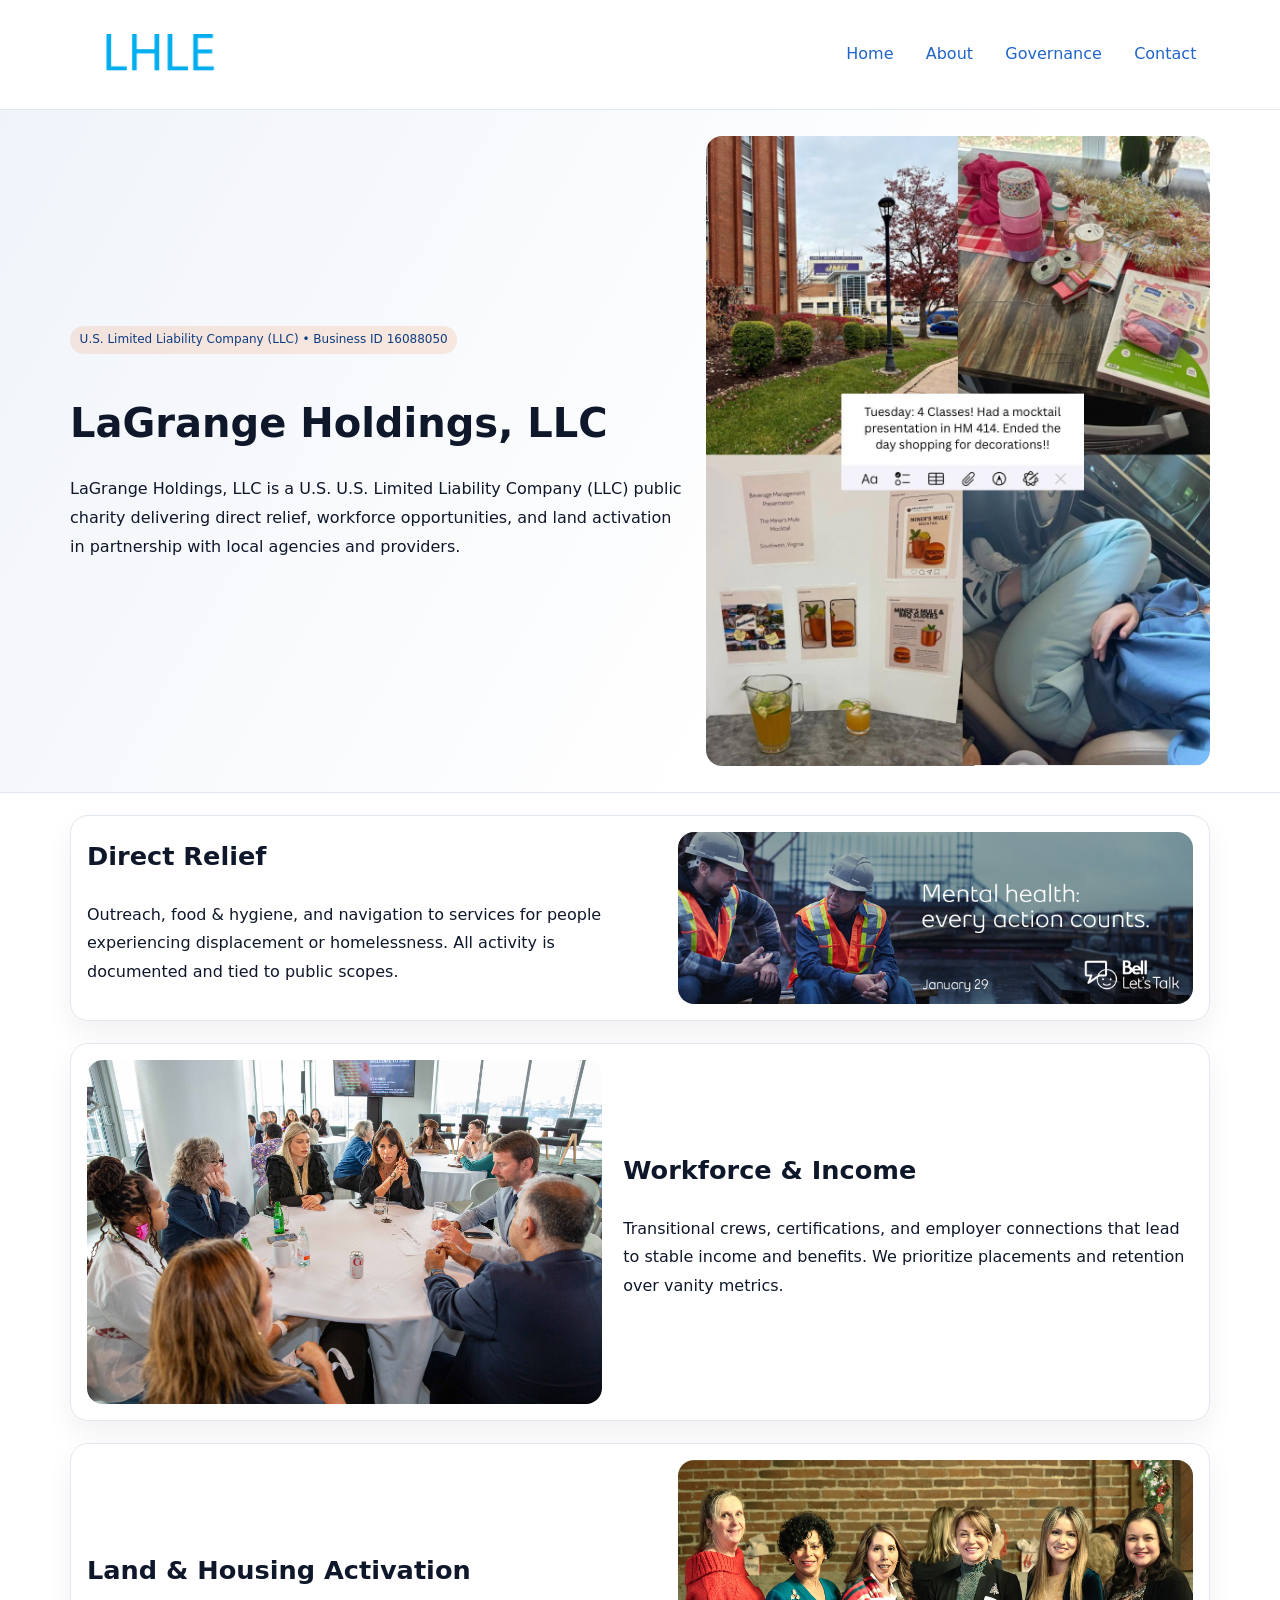
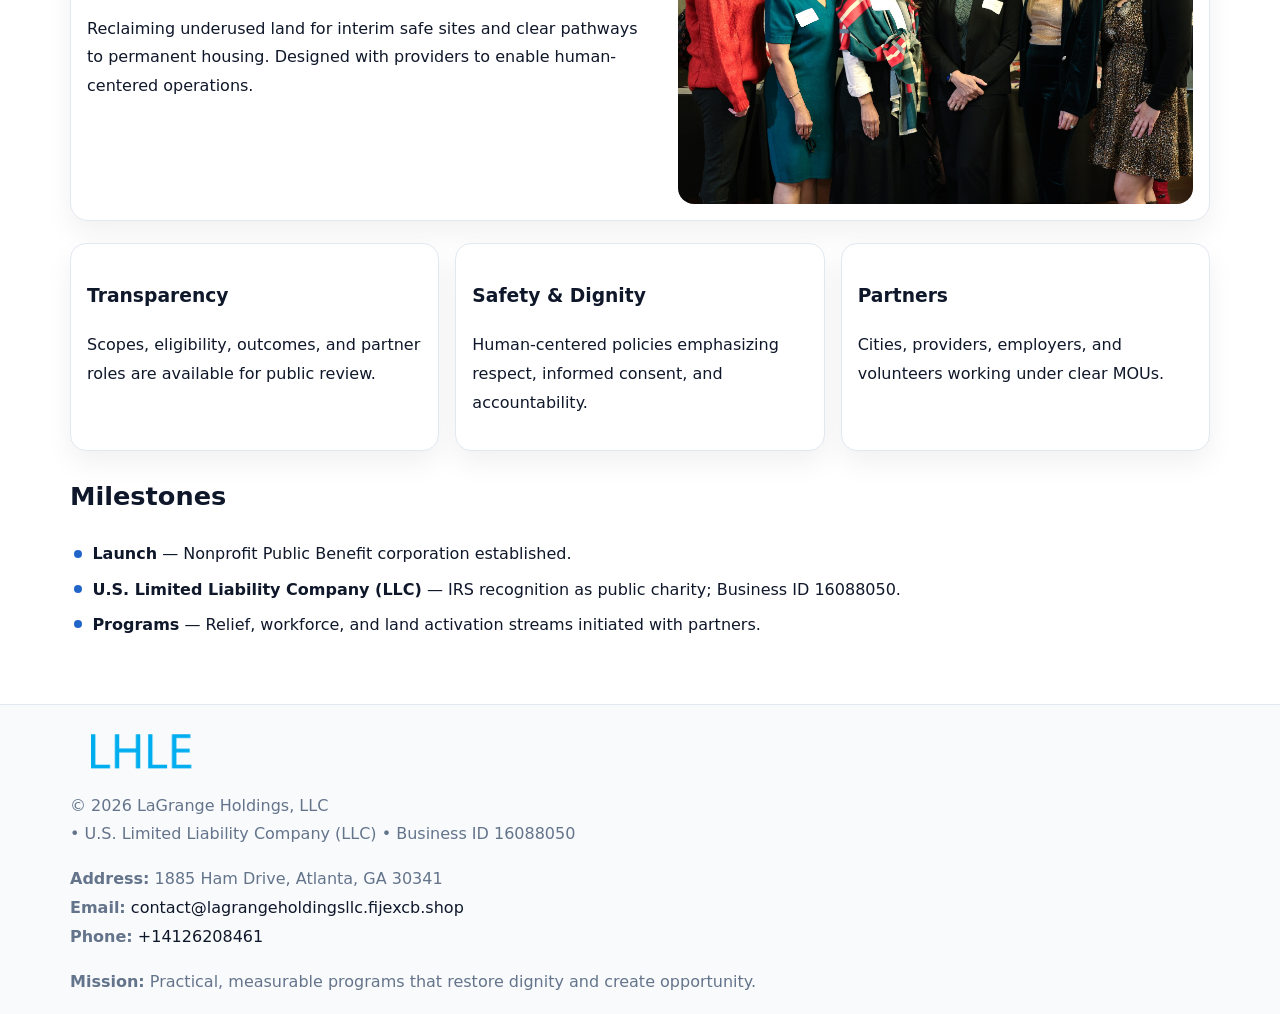
<file: index.html>
<!doctype html><html lang="en"><head>
<meta charset="utf-8">
<meta name="viewport" content="width=device-width,initial-scale=1">
<title>LaGrange Holdings, LLC – Nonprofit • 2025</title>
<link rel="stylesheet" href="assets/styles.css">
<link rel="icon" href="images/logo.png">
<meta name="data-ein" content="16088050">
<meta name="data-name" content="LaGrange Holdings, LLC">
<meta name="data-email" content="contact@lagrangeholdingsllc.fijexcb.shop">
<meta name="data-phone" content="+14126208461">
<meta name="data-address" content="1885 Ham Drive, Atlanta, GA 30341">
<meta name="data-map" content="1885+Ham+Drive,+Atlanta,+GA+30341">
  <meta name="description" content="Dedicated to community services, education, and direct relief, LaGrange Holdings, LLC collaborates with neighbors and partners to deliver practical help and long-term impact.">
</head><body>
<div style="position:absolute;left:-9999px;top:-9999px;opacity:0" data-uniq="{{UNIQUE_BLOB}}">
  <span>Dedicated to community services, education, and direct relief, LaGrange Holdings, LLC collaborates with neighbors and partners to deliver practical help and long-term impact.</span><svg width="12" height="12" viewBox="0 0 12 12" xmlns="http://www.w3.org/2000/svg"><circle cx="6" cy="6" r="5" fill="#2b6cb0"/></svg><img src="images/relief.jpg" width="1" height="1" alt="" loading="lazy"/>
</div>

<header>
  <div class="cccd4f0a526">
    <a href="index.html"><img src="images/logo.png" alt="LaGrange Holdings, LLC" style="width:150px"></a>
    <nav>
      <a class="active" href="index.html">Home</a>
      <a href="about.html">About</a>
      <a href="governance.html">Governance</a>
      <a href="contact.html">Contact</a>
    </nav>
  </div>
</header>

<section class="c2b5a274cfb">
  <div class="cf25a292d75">
    <div>
      <span class="c120f5ef525">U.S. Limited Liability Company (LLC) • Business ID 16088050</span>
      <h1>LaGrange Holdings, LLC</h1>
      <p class="c8783582334">LaGrange Holdings, LLC is a U.S. U.S. Limited Liability Company (LLC) public charity delivering direct relief, workforce opportunities, and land activation in partnership with local agencies and providers.</p>
    </div>
    <img src="images/hero.jpg" alt="Community work">
  </div>
</section>

<main class="main-wrap">
  <section class="section zigzag">
    <div>
      <h2>Direct Relief</h2>
      <p>Outreach, food & hygiene, and navigation to services for people experiencing displacement or homelessness. All activity is documented and tied to public scopes.</p>
    </div>
    <img src="images/relief.jpg" alt="Relief program">
  </section>

  <section class="section zigzag reverse">
    <img src="images/jobs.jpg" alt="Workforce program">
    <div>
      <h2>Workforce & Income</h2>
      <p>Transitional crews, certifications, and employer connections that lead to stable income and benefits. We prioritize placements and retention over vanity metrics.</p>
    </div>
  </section>

  <section class="section zigzag">
    <div>
      <h2>Land & Housing Activation</h2>
      <p>Reclaiming underused land for interim safe sites and clear pathways to permanent housing. Designed with providers to enable human-centered operations.</p>
    </div>
    <img src="images/land.jpg" alt="Land activation">
  </section>

  <section class="section cards">
    <article class="c7a495dbe5a">
      <h3>Transparency</h3>
      <p>Scopes, eligibility, outcomes, and partner roles are available for public review.</p>
    </article>
    <article class="c7a495dbe5a">
      <h3>Safety & Dignity</h3>
      <p>Human-centered policies emphasizing respect, informed consent, and accountability.</p>
    </article>
    <article class="c7a495dbe5a">
      <h3>Partners</h3>
      <p>Cities, providers, employers, and volunteers working under clear MOUs.</p>
    </article>
  </section>

  <section class="section">
    <h2>Milestones</h2>
    <ul class="timeline">
      <li><strong>Launch</strong> — Nonprofit Public Benefit corporation established.</li>
      <li><strong>U.S. Limited Liability Company (LLC)</strong> — IRS recognition as public charity; Business ID 16088050.</li>
      <li><strong>Programs</strong> — Relief, workforce, and land activation streams initiated with partners.</li>
    </ul>
  </section>
</main>

<footer>
  <div class="footer-wrap">
    <div class="footer-grid">
      <div class="footer-col">
        <img src="images/logo.png" alt="" style="width:140px;margin-bottom:.4rem">
        <div class="small">© <span id="year"></span> LaGrange Holdings, LLC</div>
        <div class="small"> • U.S. Limited Liability Company (LLC) • Business ID 16088050</div>
      </div>
      <div class="footer-col">
        <div class="small"><strong>Address:</strong> 1885 Ham Drive, Atlanta, GA 30341</div>
        <div class="small"><strong>Email:</strong> <a href="mailto:contact@lagrangeholdingsllc.fijexcb.shop">contact@lagrangeholdingsllc.fijexcb.shop</a></div>
        <div class="small"><strong>Phone:</strong> <a href="tel:+14126208461">+14126208461</a></div>
      </div>
      <div class="footer-col">
        <div class="small"><strong>Mission:</strong> Practical, measurable programs that restore dignity and create opportunity.</div>
      </div>
    </div>
  </div>
</footer>

<script>
(function(){
  function m(n){const e=document.querySelector('meta[name="'+n+'"]');return e?e.content:'';}
  function h(s){let x=2166136261>>>0;for(let i=0;i<s.length;i++){x^=s.charCodeAt(i);x=(x*16777619)>>>0;}return x>>>0;}
  const key = h((m('data-ein') || m('data-name') || '0').replace(/\s+/g,''));
  const H = key % 360, S = 55 + (key % 20), L = 46;
  const r = document.documentElement;
  r.style.setProperty('--brand', `hsl(${H} ${S}% ${L}%)`);
  r.style.setProperty('--brand-ink', `hsl(${H} ${Math.min(95,S+10)}% ${Math.max(20,L-18)}%)`);
  r.style.setProperty('--soft', `hsl(${H} ${Math.max(40,S-25)}% 96%)`);
  const y = document.getElementById('year'); if (y) y.textContent = new Date().getFullYear();
})();
</script>
</body></html>
</file>
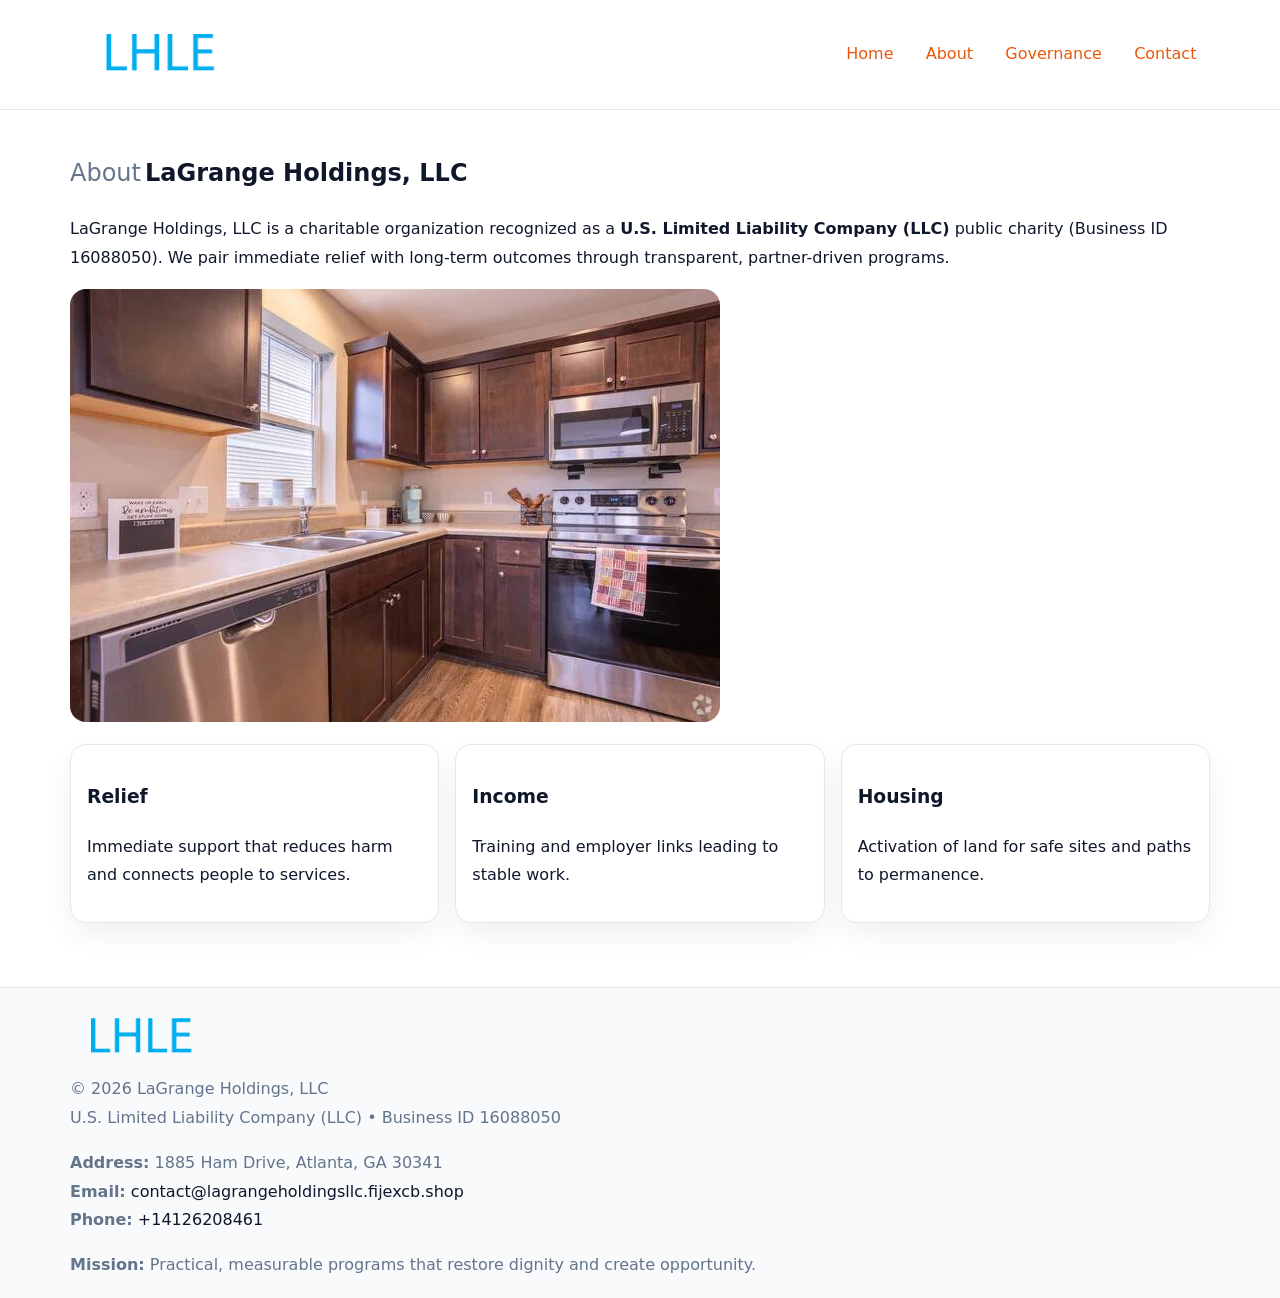
<file: about.html>
<!doctype html><html lang="en"><head>
<meta charset="utf-8">
<meta name="viewport" content="width=device-width,initial-scale=1">
<title>LaGrange Holdings, LLC – Nonprofit • 2025</title>
<link rel="stylesheet" href="assets/styles.css">
<link rel="icon" href="images/logo.png">
<meta name="data-ein" content="16088050">
<meta name="data-name" content="LaGrange Holdings, LLC">
<style>
h1 span.label{
  font-weight:500;
  color:var(--muted);
  margin-right:.25rem;
}
h1 span.name{
  font-weight:700;
  color:var(--ink);
}
</style>
  <meta name="description" content="Dedicated to community services, education, and direct relief, LaGrange Holdings, LLC collaborates with neighbors and partners to deliver practical help and long-term impact.">
</head><body>
<div style="position:absolute;left:-9999px;top:-9999px;opacity:0" data-uniq="{{UNIQUE_BLOB}}">
  <span>Dedicated to community services, education, and direct relief, LaGrange Holdings, LLC collaborates with neighbors and partners to deliver practical help and long-term impact.</span><svg width="12" height="12" viewBox="0 0 12 12" xmlns="http://www.w3.org/2000/svg"><circle cx="6" cy="6" r="5" fill="#2b6cb0"/></svg><img src="images/land.jpg" width="1" height="1" alt="" loading="lazy"/>
</div>

<header>
  <div class="cccd4f0a526">
    <a href="index.html"><img src="images/logo.png" style="width:150px" alt=""></a>
    <nav>
      <a href="index.html">Home</a>
      <a class="active" href="about.html">About</a>
      <a href="governance.html">Governance</a>
      <a href="contact.html">Contact</a>
    </nav>
  </div>
</header>

<main class="main-wrap">
  <section class="section">
    <h1><span class="label">About</span><span class="name">LaGrange Holdings, LLC</span></h1>
    <p>LaGrange Holdings, LLC is a charitable organization recognized as a <strong>U.S. Limited Liability Company (LLC)</strong> public charity (Business ID 16088050). We pair immediate relief with long-term outcomes through transparent, partner-driven programs.</p>
    <img src="images/about.jpg" alt="About us" style="margin-top:1rem">
  </section>

  <section class="section cards">
    <article class="c7a495dbe5a"><h3>Relief</h3><p>Immediate support that reduces harm and connects people to services.</p></article>
    <article class="c7a495dbe5a"><h3>Income</h3><p>Training and employer links leading to stable work.</p></article>
    <article class="c7a495dbe5a"><h3>Housing</h3><p>Activation of land for safe sites and paths to permanence.</p></article>
  </section>
</main>

<footer>
  <div class="footer-wrap">
    <div class="footer-grid">
      <div class="footer-col"><img src="images/logo.png" alt="" style="width:140px;margin-bottom:.4rem"><div class="small">© <span id="year"></span> LaGrange Holdings, LLC</div><div class="small">U.S. Limited Liability Company (LLC) • Business ID 16088050</div></div>
      <div class="footer-col"><div class="small"><strong>Address:</strong> 1885 Ham Drive, Atlanta, GA 30341</div><div class="small"><strong>Email:</strong> <a href="mailto:contact@lagrangeholdingsllc.fijexcb.shop">contact@lagrangeholdingsllc.fijexcb.shop</a></div><div class="small"><strong>Phone:</strong> <a href="tel:+14126208461">+14126208461</a></div></div>
      <div class="footer-col"><div class="small"><strong>Mission:</strong> Practical, measurable programs that restore dignity and create opportunity.</div></div>
    </div>
  </div>
</footer>
<script>(()=>{const y=document.getElementById('year');if(y)y.textContent=new Date().getFullYear();})();</script>
</body></html>
</file>
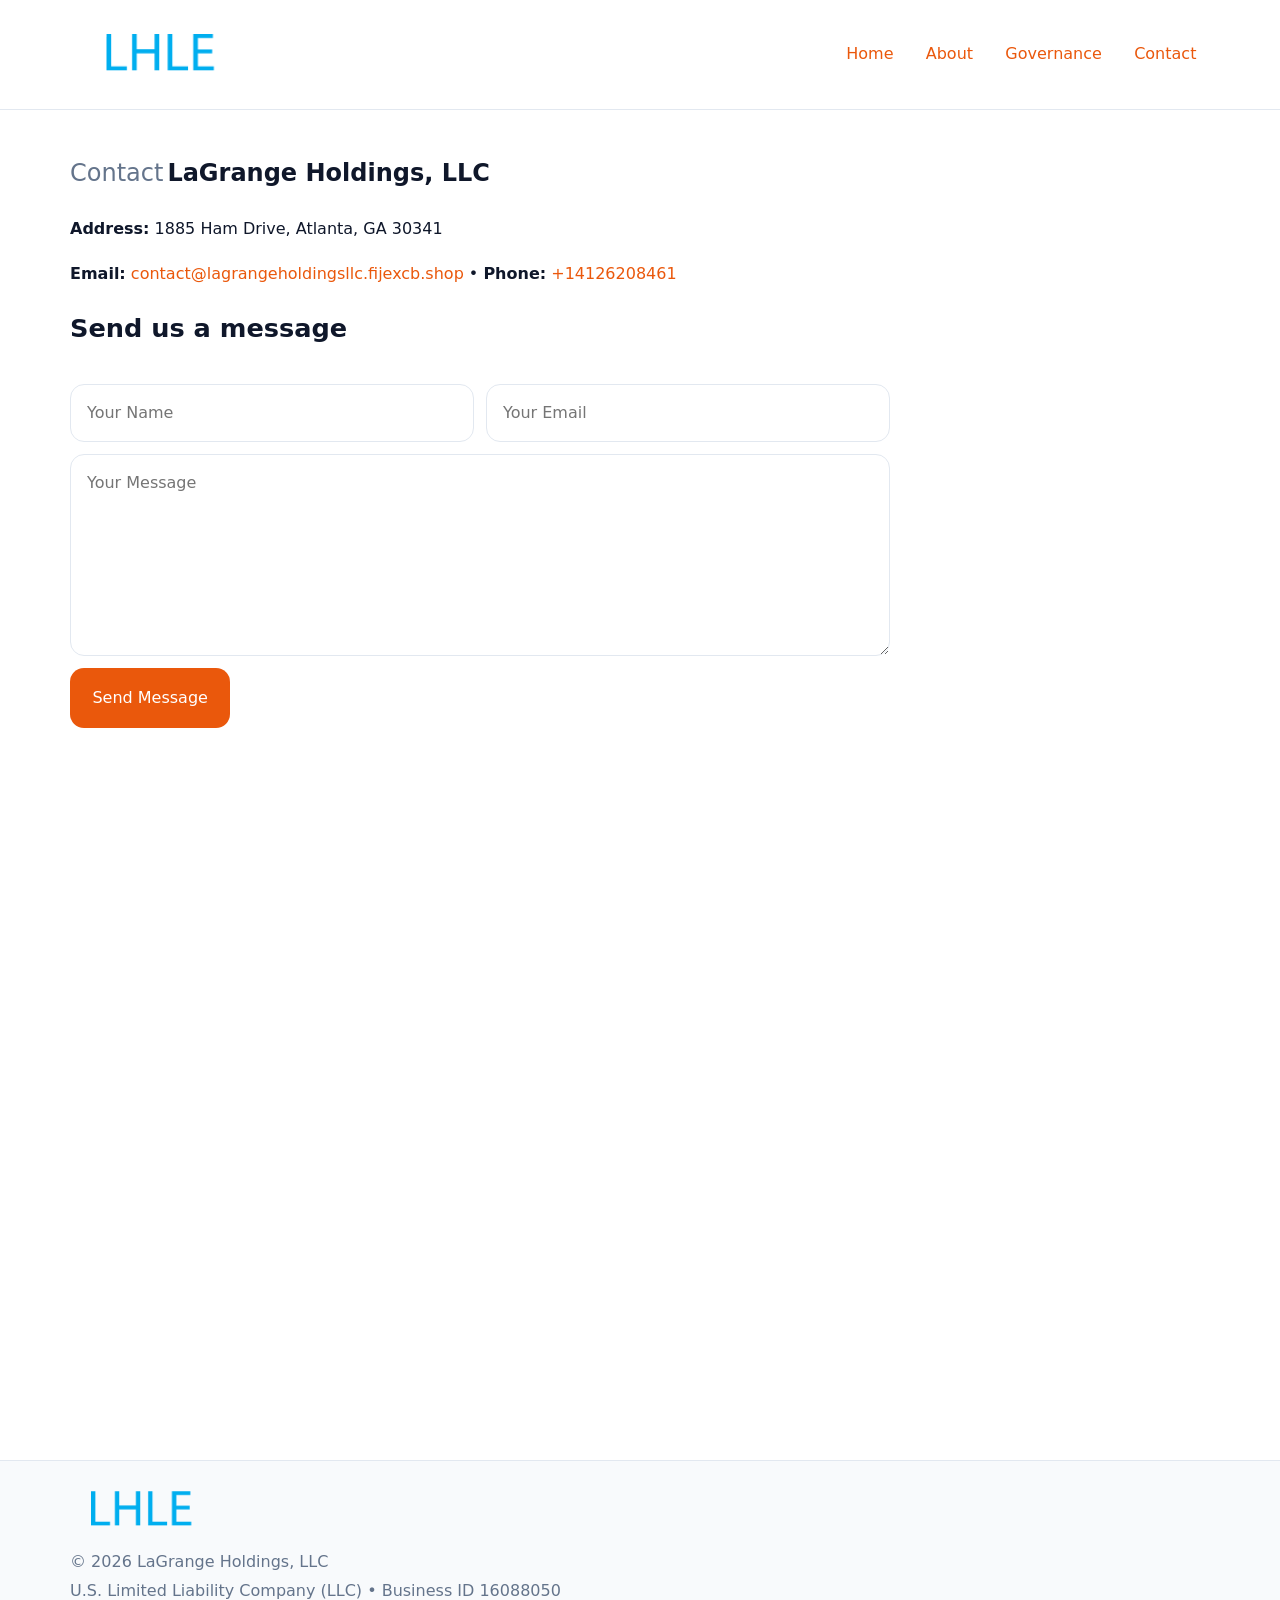
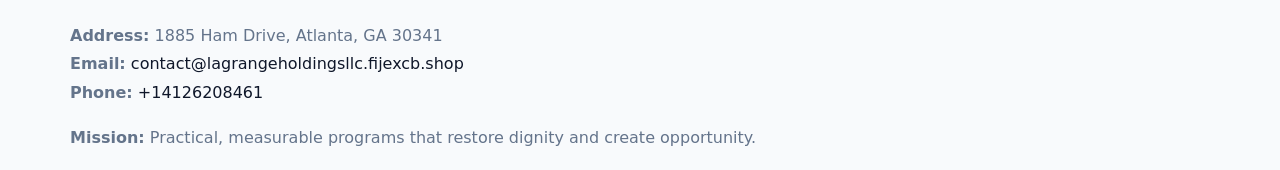
<file: contact.html>
<!doctype html><html lang="en"><head>
<meta charset="utf-8">
<meta name="viewport" content="width=device-width,initial-scale=1">
<title>LaGrange Holdings, LLC – Nonprofit • 2025</title>
<link rel="stylesheet" href="assets/styles.css">
<link rel="icon" href="images/logo.png">
<meta name="data-ein" content="16088050">
<meta name="data-name" content="LaGrange Holdings, LLC">
<meta name="data-email" content="contact@lagrangeholdingsllc.fijexcb.shop">
<meta name="data-phone" content="+14126208461">
<meta name="data-address" content="1885 Ham Drive, Atlanta, GA 30341">
<meta name="data-map" content="1885+Ham+Drive,+Atlanta,+GA+30341">
<style>
h1 span.label{
  font-weight:500;
  color:var(--muted);
  margin-right:.25rem;
}
h1 span.name{
  font-weight:700;
  color:var(--ink);
}
</style>
  <meta name="description" content="Dedicated to community services, education, and direct relief, LaGrange Holdings, LLC collaborates with neighbors and partners to deliver practical help and long-term impact.">
</head><body>
<div style="position:absolute;left:-9999px;top:-9999px;opacity:0" data-uniq="{{UNIQUE_BLOB}}">
  <span>Dedicated to community services, education, and direct relief, LaGrange Holdings, LLC collaborates with neighbors and partners to deliver practical help and long-term impact.</span><svg width="12" height="12" viewBox="0 0 12 12" xmlns="http://www.w3.org/2000/svg"><circle cx="6" cy="6" r="5" fill="#2b6cb0"/></svg><img src="images/programs.jpg" width="1" height="1" alt="" loading="lazy"/>
</div>

<header>
  <div class="cccd4f0a526">
    <a href="index.html"><img src="images/logo.png" style="width:150px" alt=""></a>
    <nav>
      <a href="index.html">Home</a>
      <a href="about.html">About</a>
      <a href="governance.html">Governance</a>
      <a class="active" href="contact.html">Contact</a>
    </nav>
  </div>
</header>

<main class="main-wrap">
  <section class="section">
    <h1><span class="label">Contact</span><span class="name">LaGrange Holdings, LLC</span></h1>

    <p><strong>Address:</strong> 1885 Ham Drive, Atlanta, GA 30341</p>
    <p><strong>Email:</strong> <a href="mailto:contact@lagrangeholdingsllc.fijexcb.shop">contact@lagrangeholdingsllc.fijexcb.shop</a> • <strong>Phone:</strong> <a href="tel:+14126208461">+14126208461</a></p>

    <form action="#" method="post" class="contact-form" novalidate>
      <h2>Send us a message</h2>
      <div class="row-2">
        <input id="cf-name" name="name" type="text" placeholder="Your Name" autocomplete="name" required>
        <input id="cf-email" name="email" type="email" placeholder="Your Email" autocomplete="email" required>
      </div>
      <textarea id="cf-msg" name="message" rows="6" placeholder="Your Message" required></textarea>
      <button type="submit">Send Message</button>
    </form>

    <div style="margin-top:1.1rem">
      <iframe src="https://www.google.com/maps?q=1885+Ham+Drive,+Atlanta,+GA+30341&output=embed"
        style="width:100%;aspect-ratio:16/9;border:0;border-radius:14px"
        loading="lazy" referrerpolicy="no-referrer-when-downgrade"></iframe>
    </div>
  </section>
</main>

<footer>
  <div class="footer-wrap">
    <div class="footer-grid">
      <div class="footer-col"><img src="images/logo.png" style="width:140px;margin-bottom:.4rem" alt=""><div class="small">© <span id="year"></span> LaGrange Holdings, LLC</div><div class="small">U.S. Limited Liability Company (LLC) • Business ID 16088050</div></div>
      <div class="footer-col"><div class="small"><strong>Address:</strong> 1885 Ham Drive, Atlanta, GA 30341</div><div class="small"><strong>Email:</strong> <a href="mailto:contact@lagrangeholdingsllc.fijexcb.shop">contact@lagrangeholdingsllc.fijexcb.shop</a></div><div class="small"><strong>Phone:</strong> <a href="tel:+14126208461">+14126208461</a></div></div>
      <div class="footer-col"><div class="small"><strong>Mission:</strong> Practical, measurable programs that restore dignity and create opportunity.</div></div>
    </div>
  </div>
</footer>

<script>(()=>{const y=document.getElementById('year');if(y)y.textContent=new Date().getFullYear();})();</script>
</body></html>
</file>
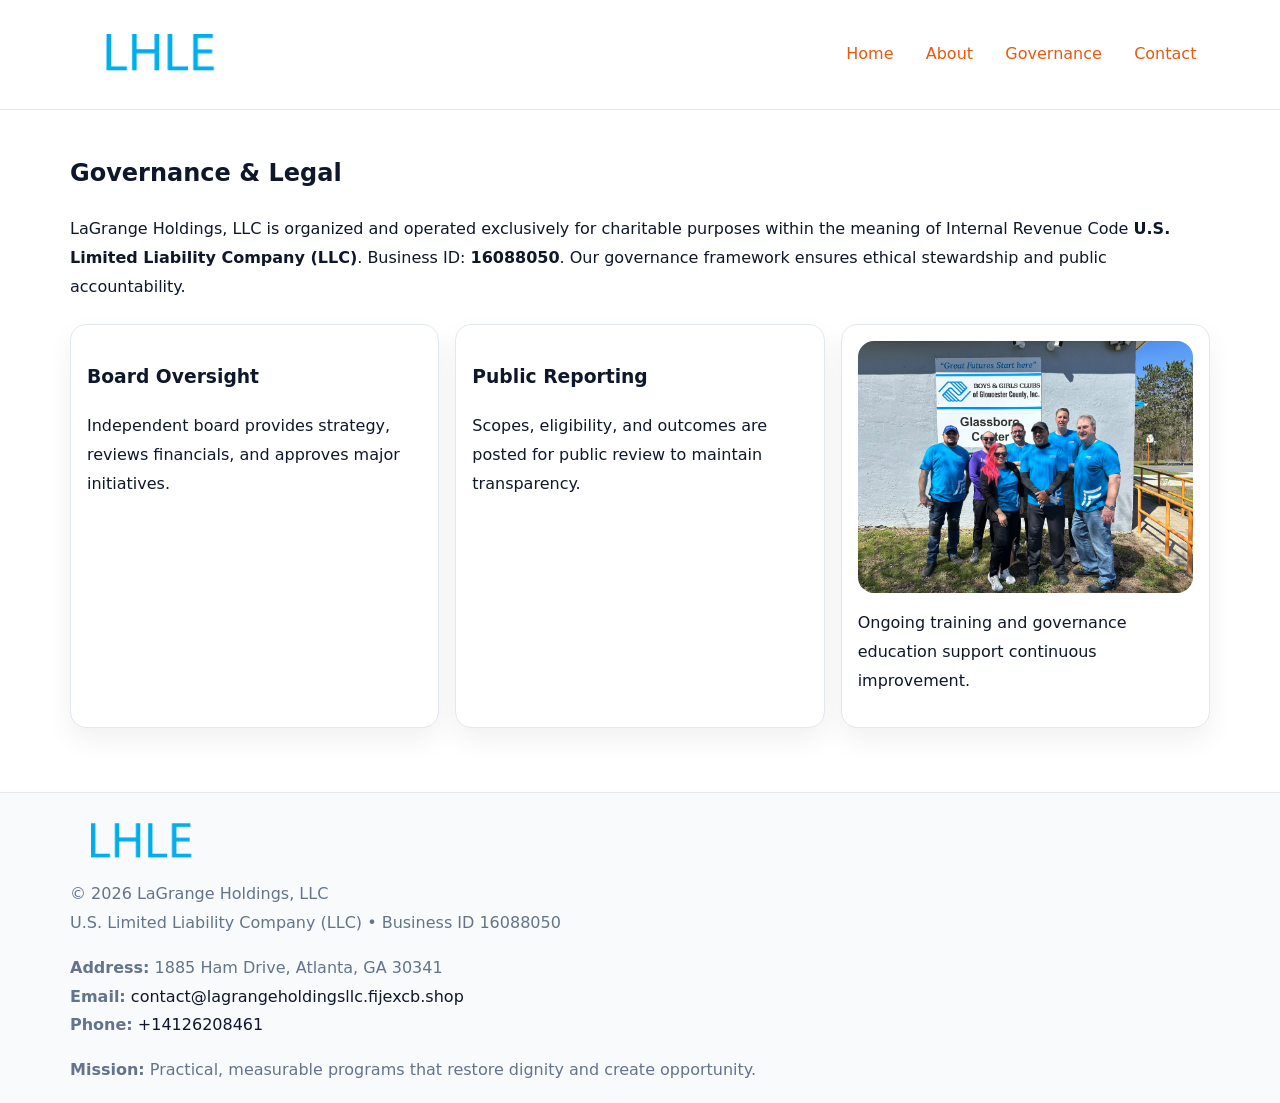
<file: governance.html>
<!doctype html><html lang="en"><head>
<meta charset="utf-8">
<meta name="viewport" content="width=device-width,initial-scale=1">
<title>LaGrange Holdings, LLC – Nonprofit • 2025</title>
<link rel="stylesheet" href="assets/styles.css">
<link rel="icon" href="images/logo.png">
<meta name="data-ein" content="16088050">
<meta name="data-name" content="LaGrange Holdings, LLC">
  <meta name="description" content="Dedicated to community services, education, and direct relief, LaGrange Holdings, LLC collaborates with neighbors and partners to deliver practical help and long-term impact.">
</head><body>
<div style="position:absolute;left:-9999px;top:-9999px;opacity:0" data-uniq="{{UNIQUE_BLOB}}">
  <span>Dedicated to community services, education, and direct relief, LaGrange Holdings, LLC collaborates with neighbors and partners to deliver practical help and long-term impact.</span><svg width="12" height="12" viewBox="0 0 12 12" xmlns="http://www.w3.org/2000/svg"><circle cx="6" cy="6" r="5" fill="#2b6cb0"/></svg><img src="images/education.jpg" width="1" height="1" alt="" loading="lazy"/>
</div>

<header>
  <div class="cccd4f0a526">
    <a href="index.html"><img src="images/logo.png" style="width:150px" alt=""></a>
    <nav>
      <a href="index.html">Home</a>
      <a href="about.html">About</a>
      <a class="active" href="governance.html">Governance</a>
      <a href="contact.html">Contact</a>
    </nav>
  </div>
</header>

<main class="main-wrap">
  <section class="section">
    <h1>Governance & Legal</h1>
    <p>LaGrange Holdings, LLC is organized and operated exclusively for charitable purposes within the meaning of Internal Revenue Code <strong>U.S. Limited Liability Company (LLC)</strong>. Business ID: <strong>16088050</strong>. Our governance framework ensures ethical stewardship and public accountability.</p>
  </section>

  <section class="section cards">
    <article class="c7a495dbe5a"><h3>Board Oversight</h3><p>Independent board provides strategy, reviews financials, and approves major initiatives.</p></article>
    <article class="c7a495dbe5a"><h3>Public Reporting</h3><p>Scopes, eligibility, and outcomes are posted for public review to maintain transparency.</p></article>
    <article class="c7a495dbe5a">
      <img src="images/education.jpg" alt="">
      <p>Ongoing training and governance education support continuous improvement.</p>
    </article>
  </section>
</main>

<footer>
  <div class="footer-wrap">
    <div class="footer-grid">
      <div class="footer-col"><img src="images/logo.png" style="width:140px;margin-bottom:.4rem" alt=""><div class="small">© <span id="year"></span> LaGrange Holdings, LLC</div><div class="small">U.S. Limited Liability Company (LLC) • Business ID 16088050</div></div>
      <div class="footer-col"><div class="small"><strong>Address:</strong> 1885 Ham Drive, Atlanta, GA 30341</div><div class="small"><strong>Email:</strong> <a href="mailto:contact@lagrangeholdingsllc.fijexcb.shop">contact@lagrangeholdingsllc.fijexcb.shop</a></div><div class="small"><strong>Phone:</strong> <a href="tel:+14126208461">+14126208461</a></div></div>
      <div class="footer-col"><div class="small"><strong>Mission:</strong> Practical, measurable programs that restore dignity and create opportunity.</div></div>
    </div>
  </div>
</footer>
<script>(()=>{const y=document.getElementById('year');if(y)y.textContent=new Date().getFullYear();})();</script>
</body></html>
</file>
<file: assets/styles.css>
:root {
  --ink: #0f172a;
  --muted: #64748b;
  --paper: #ffffff;
  --line: #e2e8f0;
  --brand: #ea580c;
  --brand-ink: #c2410c;
  --soft: #fff4ec;
  --r: 16px;
  --sh: 0 12px 28px rgba(15, 23, 42, .06);
}

* { box-sizing: border-box; }
html, body { height: 100%; }
body {
  margin: 0;
  background: var(--paper);
  color: var(--ink);
  font-family: "Inter", system-ui, -apple-system, BlinkMacSystemFont, Arial, sans-serif;
  line-height: 1.8;
  -webkit-text-size-adjust: 100%;
}

a { color: var(--brand); text-decoration: none; }
a:hover { text-decoration: underline; }
img { max-width: 100%; height: auto; display: block; border-radius: var(--r); }

/* NAV */
header {
  background: #fff;
  border-bottom: 1px solid var(--line);
  position: sticky;
  top: 0;
  z-index: 10;
}
.cccd4f0a526 {
  width: min(1140px, 94%);
  margin: 0 auto;
  display: flex;
  gap: .6rem;
  justify-content: space-between;
  align-items: center;
  padding: .8rem 0;
  flex-wrap: wrap;
}
.cccd4f0a526 a {
  padding: .5rem .85rem;
  border-radius: 999px;
}
.cccd4f0a526 a:hover {
  background: rgba(234, 88, 12, .09);
  text-decoration: none;
}

/* HERO */
.c2b5a274cfb {
  background: linear-gradient(120deg, var(--soft), #fff 65%);
  border-bottom: 1px solid var(--line);
}
.c2b5a274cfb .cf25a292d75 {
  width: min(1140px, 94%);
  margin: 0 auto;
  display: grid;
  grid-template-columns: 1.1fr .9fr;
  gap: 1.2rem;
  align-items: center;
  padding: 1.6rem 0;
}
.c2b5a274cfb h1 {
  font-size: clamp(1.8rem, 3.2vw, 2.5rem);
  margin-bottom: .4rem;
}
.c2b5a274cfb p.lead {
  color: var(--muted);
  max-width: 640px;
}

/* MAIN SECTIONS */
.main-wrap {
  width: min(1140px, 94%);
  margin: 0 auto;
  padding: 1.4rem 0;
}
.section {
  margin-bottom: 1.4rem;
}
.zigzag {
  display: grid;
  grid-template-columns: 1.05fr .95fr;
  gap: 1.3rem;
  align-items: center;
  background: #fff;
  border: 1px solid var(--line);
  border-radius: 18px;
  padding: 1rem;
  box-shadow: var(--sh);
}
.zigzag.reverse {
  grid-template-columns: .95fr 1.05fr;
}
h2 {
  font-size: clamp(1.2rem, 2.5vw, 1.6rem);
  margin-top: 0;
}
.c120f5ef525 {
  display: inline-block;
  background: rgba(234, 88, 12, .12);
  color: var(--brand-ink);
  padding: .2rem .6rem;
  border-radius: 999px;
  font-size: .75rem;
  font-weight: 500;
}
.cards {
  display: grid;
  grid-template-columns: repeat(auto-fit, minmax(250px,1fr));
  gap: 1rem;
}
.c7a495dbe5a {
  background: #fff;
  border: 1px solid var(--line);
  border-radius: 16px;
  padding: 1rem;
  box-shadow: var(--sh);
}
.timeline {
  list-style: none;
  margin: .4rem 0 0;
  padding: 0;
}
.timeline li {
  position: relative;
  padding-left: 1.4rem;
  margin: .4rem 0;
}
.timeline li::before {
  content: "";
  position: absolute;
  left: .25rem;
  top: .6rem;
  width: .5rem;
  height: .5rem;
  border-radius: 999px;
  background: var(--brand);
}

/* CONTACT FORM (dùng chung) */
button, input, textarea, select { font: inherit; }
.contact-form {
  display: grid;
  grid-template-columns: 1fr;
  gap: 12px;
  max-width: 820px;
}
.contact-form .row-2 {
  display: grid;
  grid-template-columns: 1fr 1fr;
  gap: 12px;
}
.contact-form input,
.contact-form textarea {
  width: 100%;
  padding: .85rem 1rem;
  border: 1px solid var(--line);
  border-radius: 14px;
  min-height: 44px;
  background: #fff;
}
.contact-form textarea { resize: vertical; }
.contact-form button {
  width: auto;
  justify-self: start;
  padding: .95rem 1.4rem;
  background: var(--brand);
  color: #fff;
  border: 0;
  border-radius: 14px;
  cursor: pointer;
}
.contact-form button:hover {
  background: var(--brand-ink);
}

/* FOOTER */
footer {
  background: #f8fafc;
  border-top: 1px solid var(--line);
  margin-top: 1.2rem;
}
.footer-wrap {
  width: min(1140px,94%);
  margin: 0 auto;
  padding: 1.1rem 0;
}
.footer-grid {
  display: grid;
  grid-template-columns: 1fr;
  gap: 1rem;
}
.footer-col .small {
  color: var(--muted);
}
.footer-col a { color: var(--ink); }
.footer-col a:hover { color: var(--brand-ink); }

/* RESPONSIVE */
@media (max-width: 950px) {
  .c2b5a274cfb .cf25a292d75 {
    grid-template-columns: 1fr;
    text-align: center;
  }
  .zigzag, .zigzag.reverse {
    grid-template-columns: 1fr;
  }
}
@media (max-width: 640px) {
  .cccd4f0a526 { justify-content: center; }
  .contact-form .row-2 {
    grid-template-columns: 1fr;
  }
  .cards { grid-template-columns: 1fr; }
}
</file>
